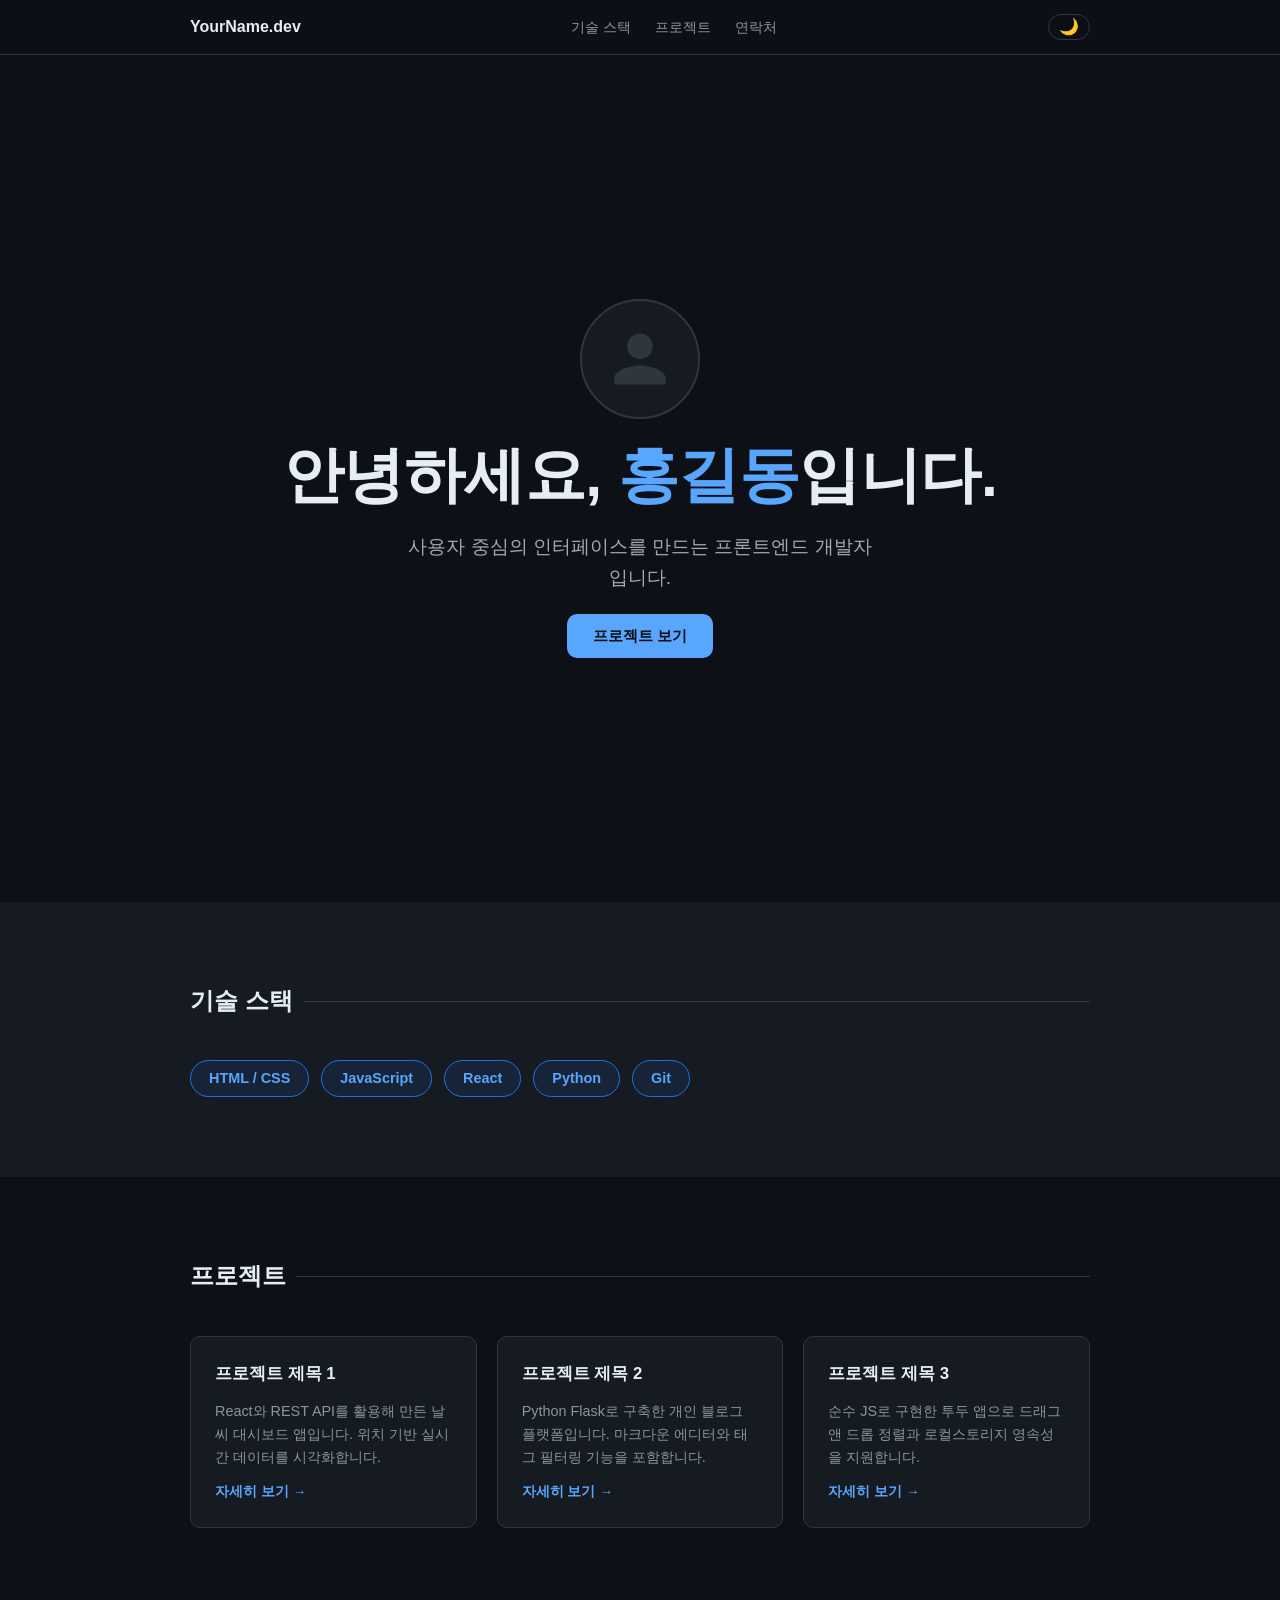
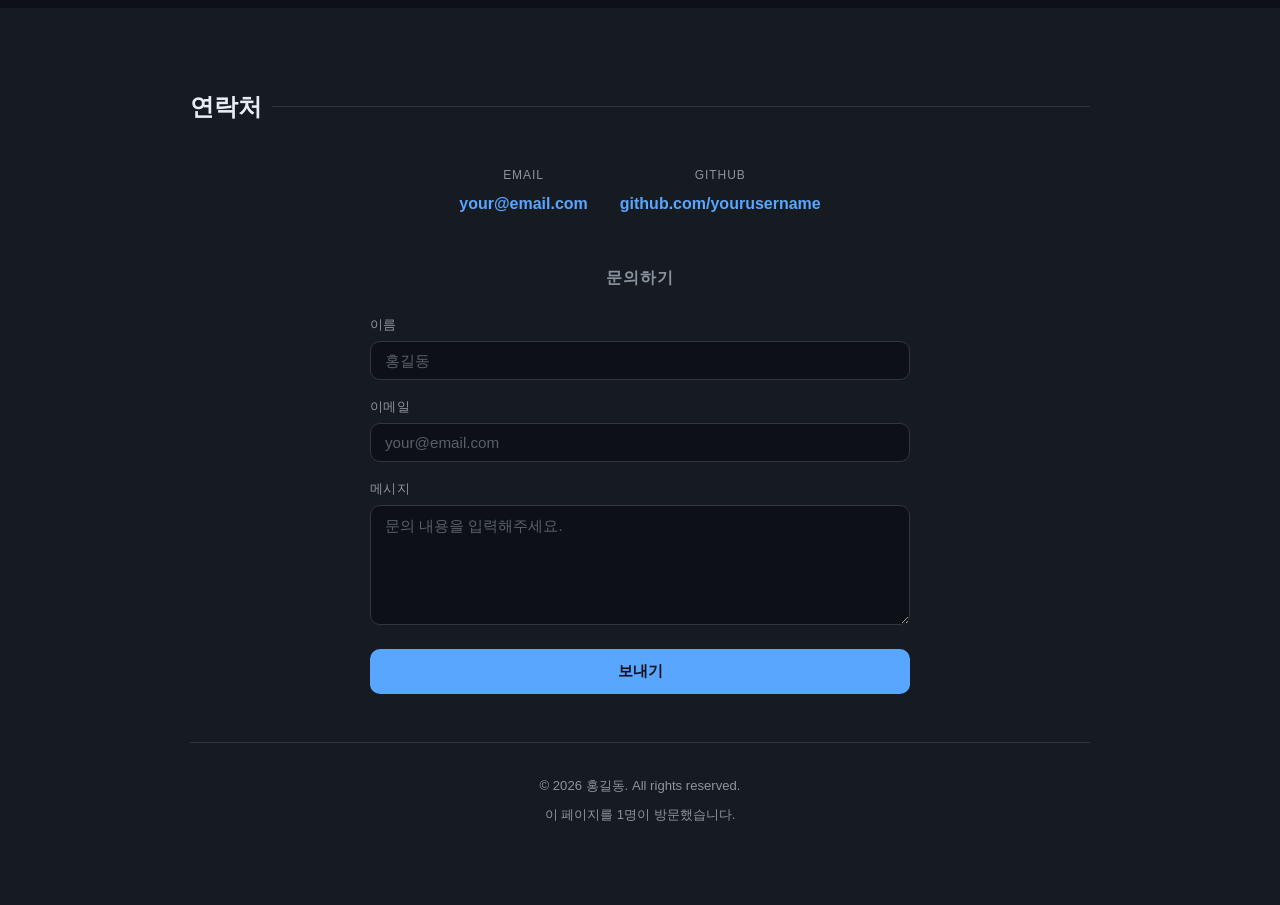
<file: index.html>
<!DOCTYPE html>
<html lang="ko">
<head>
  <meta charset="UTF-8" />
  <meta name="viewport" content="width=device-width, initial-scale=1.0" />
  <title>포트폴리오</title>
  <link rel="stylesheet" href="style.css" />
</head>
<body>

  <!-- Nav -->
  <nav>
    <div class="nav-inner">
      <span class="nav-logo">YourName.dev</span>
      <ul class="nav-links">
        <li><a href="#skills">기술 스택</a></li>
        <li><a href="#projects">프로젝트</a></li>
        <li><a href="#contact">연락처</a></li>
      </ul>
      <button class="theme-toggle" id="themeToggle" aria-label="테마 전환">🌙</button>
    </div>
  </nav>

  <!-- Hero -->
  <section id="hero">
    <div class="container hero-inner">
      <div class="avatar" aria-label="프로필 이미지 자리">
        <!-- 실제 이미지 사용 시: <img src="profile.jpg" alt="프로필"> -->
        <svg viewBox="0 0 24 24" xmlns="http://www.w3.org/2000/svg">
          <path d="M12 12c2.7 0 4.8-2.1 4.8-4.8S14.7 2.4 12 2.4 7.2 4.5 7.2 7.2 9.3 12 12 12zm0 2.4c-3.2 0-9.6 1.6-9.6 4.8v2.4h19.2v-2.4c0-3.2-6.4-4.8-9.6-4.8z"/>
        </svg>
      </div>
      <h1 class="hero-name">안녕하세요, <span>홍길동</span>입니다.</h1>
      <p class="hero-sub">사용자 중심의 인터페이스를 만드는 프론트엔드 개발자입니다.</p>
      <a href="#projects" class="btn btn-primary">프로젝트 보기</a>
    </div>
  </section>

  <!-- Skills -->
  <section id="skills">
    <div class="container">
      <h2 class="section-title">기술 스택</h2>
      <div class="badge-list">
        <span class="badge">HTML / CSS</span>
        <span class="badge">JavaScript</span>
        <span class="badge">React</span>
        <span class="badge">Python</span>
        <span class="badge">Git</span>
      </div>
    </div>
  </section>

  <!-- Projects -->
  <section id="projects">
    <div class="container">
      <h2 class="section-title">프로젝트</h2>
      <div class="card-grid">

        <div class="card">
          <div class="card-title">프로젝트 제목 1</div>
          <p class="card-desc">React와 REST API를 활용해 만든 날씨 대시보드 앱입니다. 위치 기반 실시간 데이터를 시각화합니다.</p>
          <a href="#" class="card-link">자세히 보기</a>
        </div>

        <div class="card">
          <div class="card-title">프로젝트 제목 2</div>
          <p class="card-desc">Python Flask로 구축한 개인 블로그 플랫폼입니다. 마크다운 에디터와 태그 필터링 기능을 포함합니다.</p>
          <a href="#" class="card-link">자세히 보기</a>
        </div>

        <div class="card">
          <div class="card-title">프로젝트 제목 3</div>
          <p class="card-desc">순수 JS로 구현한 투두 앱으로 드래그 앤 드롭 정렬과 로컬스토리지 영속성을 지원합니다.</p>
          <a href="#" class="card-link">자세히 보기</a>
        </div>

      </div>
    </div>
  </section>

  <!-- Contact -->
  <section id="contact">
    <div class="container">
      <h2 class="section-title">연락처</h2>
      <div class="contact-links">
        <div class="contact-item">
          <span class="contact-label">Email</span>
          <a href="mailto:your@email.com" class="contact-value">your@email.com</a>
        </div>
        <div class="contact-item">
          <span class="contact-label">GitHub</span>
          <a href="https://github.com/yourusername" target="_blank" rel="noopener" class="contact-value">github.com/yourusername</a>
        </div>
      </div>
      <form class="contact-form" action="#" method="post">
        <h3>문의하기</h3>
        <div class="form-group">
          <label for="name">이름</label>
          <input type="text" id="name" name="name" placeholder="홍길동" required />
        </div>
        <div class="form-group">
          <label for="email">이메일</label>
          <input type="email" id="email" name="email" placeholder="your@email.com" required />
        </div>
        <div class="form-group">
          <label for="message">메시지</label>
          <textarea id="message" name="message" placeholder="문의 내용을 입력해주세요." required></textarea>
        </div>
        <button type="submit" class="btn-submit">보내기</button>
      </form>

      <footer>
        <p>© 2026 홍길동. All rights reserved.</p>
        <p class="visitor-count">이 페이지를 <span id="visitorCount">0</span>명이 방문했습니다.</p>
      </footer>
    </div>
  </section>


  <script>
    const html   = document.documentElement;
    const btn    = document.getElementById('themeToggle');
    const EMOJI  = { dark: '🌙', light: '☀️' };

    function applyTheme(theme) {
      html.setAttribute('data-theme', theme);
      btn.textContent = EMOJI[theme];
      localStorage.setItem('theme', theme);
    }

    // 저장된 테마 복원 (없으면 dark 기본)
    applyTheme(localStorage.getItem('theme') || 'dark');

    // 방문자 카운터
    const count = Number(localStorage.getItem('visitorCount') || 0) + 1;
    localStorage.setItem('visitorCount', count);
    document.getElementById('visitorCount').textContent = count;

    btn.addEventListener('click', () => {
      applyTheme(html.getAttribute('data-theme') === 'dark' ? 'light' : 'dark');
    });
  </script>
</body>
</html>
</file>
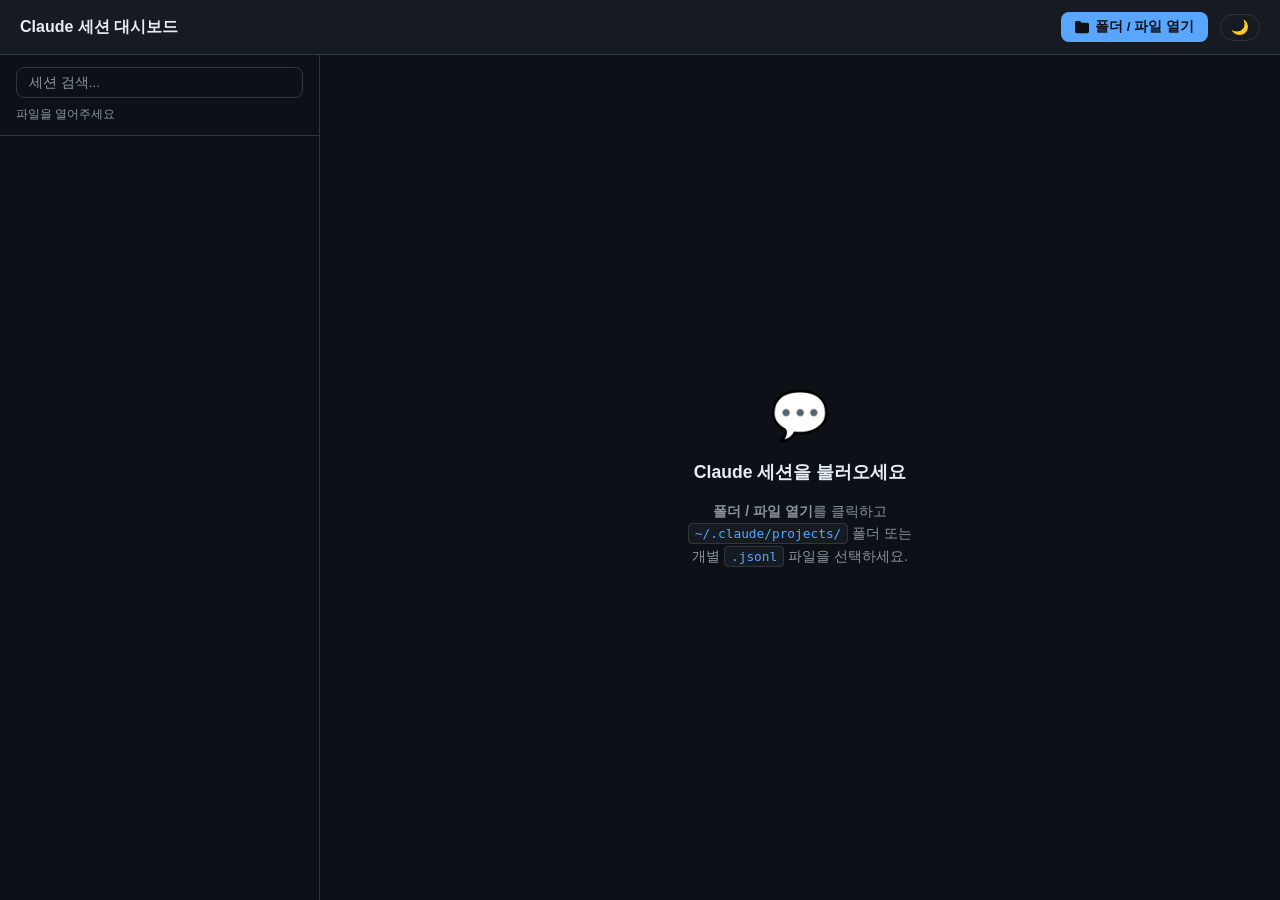
<file: dashboard.html>
<!DOCTYPE html>
<html lang="ko" data-theme="dark">
<head>
  <meta charset="UTF-8" />
  <meta name="viewport" content="width=device-width, initial-scale=1.0" />
  <title>Claude 세션 대시보드</title>
  <style>
    *, *::before, *::after { box-sizing: border-box; margin: 0; padding: 0; }

    :root { --radius: 8px; }

    [data-theme="dark"] {
      --bg: #0d1117; --surface: #161b22; --surface2: #1c2128;
      --border: #30363d; --accent: #58a6ff; --accent-dim: #1f6feb;
      --text: #e6edf3; --muted: #8b949e; --user-bg: #1f3a5c;
      --assistant-bg: #1c2128; --green: #3fb950; --red: #f85149;
      --yellow: #d29922;
    }

    [data-theme="light"] {
      --bg: #f6f8fa; --surface: #ffffff; --surface2: #f0f3f6;
      --border: #d0d7de; --accent: #0969da; --accent-dim: #54aeff;
      --text: #1f2328; --muted: #656d76; --user-bg: #dbeafe;
      --assistant-bg: #f6f8fa; --green: #1a7f37; --red: #cf222e;
      --yellow: #9a6700;
    }

    html { scroll-behavior: smooth; }
    body {
      background: var(--bg); color: var(--text);
      font-family: -apple-system, BlinkMacSystemFont, "Segoe UI", sans-serif;
      height: 100vh; display: flex; flex-direction: column; overflow: hidden;
    }

    /* ── Top Bar ── */
    .topbar {
      display: flex; align-items: center; gap: 12px;
      padding: 12px 20px; background: var(--surface);
      border-bottom: 1px solid var(--border); flex-shrink: 0;
    }
    .topbar h1 { font-size: 1rem; font-weight: 700; color: var(--text); flex: 1; }
    .topbar span.sub { font-size: 0.8rem; color: var(--muted); }

    .btn-open {
      display: flex; align-items: center; gap: 6px;
      padding: 6px 14px; background: var(--accent); color: #0d1117;
      border: none; border-radius: var(--radius); font-size: 0.85rem;
      font-weight: 600; cursor: pointer; transition: opacity 0.2s;
    }
    .btn-open:hover { opacity: 0.85; }

    .theme-btn {
      background: none; border: 1px solid var(--border);
      border-radius: 20px; padding: 4px 10px; font-size: 0.9rem;
      cursor: pointer; color: var(--text);
    }

    /* ── Layout ── */
    .layout {
      display: flex; flex: 1; overflow: hidden;
    }

    /* ── Sidebar ── */
    .sidebar {
      width: 320px; flex-shrink: 0; border-right: 1px solid var(--border);
      display: flex; flex-direction: column; overflow: hidden;
    }

    .sidebar-header {
      padding: 12px 16px; border-bottom: 1px solid var(--border);
      display: flex; flex-direction: column; gap: 8px; flex-shrink: 0;
    }

    .search-input {
      width: 100%; padding: 7px 12px; background: var(--bg);
      border: 1px solid var(--border); border-radius: var(--radius);
      color: var(--text); font-size: 0.85rem; outline: none;
    }
    .search-input:focus { border-color: var(--accent); }
    .search-input::placeholder { color: var(--muted); }

    .session-count { font-size: 0.78rem; color: var(--muted); }

    .session-list {
      flex: 1; overflow-y: auto; padding: 8px;
      display: flex; flex-direction: column; gap: 4px;
    }

    .session-item {
      padding: 12px 14px; border-radius: var(--radius);
      border: 1px solid transparent; cursor: pointer;
      transition: background 0.15s, border-color 0.15s;
    }
    .session-item:hover { background: var(--surface2); }
    .session-item.active { background: var(--surface2); border-color: var(--accent); }

    .si-project {
      font-size: 0.7rem; color: var(--accent); font-weight: 600;
      text-transform: uppercase; letter-spacing: 0.05em; margin-bottom: 4px;
    }
    .si-preview {
      font-size: 0.85rem; color: var(--text); font-weight: 500;
      margin-bottom: 6px; overflow: hidden;
      display: -webkit-box; -webkit-line-clamp: 2; -webkit-box-orient: vertical;
    }
    .si-meta {
      display: flex; gap: 8px; flex-wrap: wrap;
    }
    .si-badge {
      font-size: 0.72rem; color: var(--muted);
      background: var(--bg); border: 1px solid var(--border);
      padding: 1px 7px; border-radius: 10px;
    }
    .si-badge.green { color: var(--green); border-color: var(--green); }

    /* ── Main ── */
    .main {
      flex: 1; display: flex; flex-direction: column; overflow: hidden;
    }

    /* ── Empty State ── */
    .empty-state {
      flex: 1; display: flex; flex-direction: column;
      align-items: center; justify-content: center;
      gap: 16px; color: var(--muted); text-align: center; padding: 40px;
    }
    .empty-state .icon { font-size: 3rem; }
    .empty-state h2 { font-size: 1.1rem; color: var(--text); }
    .empty-state p { font-size: 0.875rem; line-height: 1.6; max-width: 360px; }
    .empty-state code {
      background: var(--surface); border: 1px solid var(--border);
      padding: 2px 6px; border-radius: 4px; font-size: 0.8rem; color: var(--accent);
    }

    /* ── Conversation Header ── */
    .conv-header {
      padding: 14px 20px; border-bottom: 1px solid var(--border);
      background: var(--surface); flex-shrink: 0;
    }
    .conv-header h2 { font-size: 0.95rem; font-weight: 700; margin-bottom: 6px; }
    .conv-stats {
      display: flex; gap: 16px; flex-wrap: wrap;
    }
    .stat {
      font-size: 0.78rem; color: var(--muted);
      display: flex; align-items: center; gap: 4px;
    }
    .stat strong { color: var(--text); }

    /* ── Conversation Body ── */
    .conv-body {
      flex: 1; overflow-y: auto; padding: 20px;
      display: flex; flex-direction: column; gap: 16px;
    }

    .msg { display: flex; flex-direction: column; gap: 4px; }

    .msg-role {
      font-size: 0.72rem; font-weight: 600; text-transform: uppercase;
      letter-spacing: 0.06em; color: var(--muted);
      display: flex; align-items: center; gap: 8px;
    }
    .msg-role .time { font-weight: 400; text-transform: none; letter-spacing: 0; }
    .msg-role.user-role { color: var(--accent); }
    .msg-role.assistant-role { color: var(--green); }

    .msg-bubble {
      padding: 12px 16px; border-radius: var(--radius);
      border: 1px solid var(--border); font-size: 0.9rem; line-height: 1.65;
      white-space: pre-wrap; word-break: break-word;
    }
    .msg-bubble.user { background: var(--user-bg); border-color: var(--accent-dim); }
    .msg-bubble.assistant { background: var(--assistant-bg); }

    /* Tool use block */
    .tool-block {
      border: 1px solid var(--border); border-radius: var(--radius);
      overflow: hidden; font-size: 0.82rem;
    }
    .tool-header {
      padding: 6px 12px; background: var(--surface2);
      border-bottom: 1px solid var(--border);
      display: flex; align-items: center; gap: 8px; cursor: pointer;
      user-select: none;
    }
    .tool-name { font-weight: 600; color: var(--yellow); }
    .tool-toggle { margin-left: auto; color: var(--muted); font-size: 0.75rem; }
    .tool-body {
      padding: 10px 12px; background: var(--bg);
      font-family: "SF Mono", "Consolas", monospace;
      white-space: pre-wrap; word-break: break-all;
      color: var(--muted); max-height: 200px; overflow-y: auto;
    }
    .tool-body.hidden { display: none; }

    /* Thinking block */
    .thinking-block {
      padding: 8px 12px; background: var(--surface2);
      border-left: 3px solid var(--border);
      font-size: 0.8rem; color: var(--muted); font-style: italic;
      border-radius: 0 var(--radius) var(--radius) 0; cursor: pointer;
    }
    .thinking-content { margin-top: 6px; white-space: pre-wrap; }
    .thinking-content.hidden { display: none; }

    /* Token usage */
    .msg-usage {
      font-size: 0.72rem; color: var(--muted);
      display: flex; gap: 10px; padding-top: 2px;
    }

    /* Scrollbar */
    ::-webkit-scrollbar { width: 6px; }
    ::-webkit-scrollbar-track { background: transparent; }
    ::-webkit-scrollbar-thumb { background: var(--border); border-radius: 3px; }

    /* Loading */
    .loading {
      text-align: center; padding: 40px; color: var(--muted); font-size: 0.875rem;
    }

    @media (max-width: 700px) {
      .sidebar { width: 100%; }
      .layout { flex-direction: column; }
    }
  </style>
</head>
<body>

  <!-- Top Bar -->
  <div class="topbar">
    <h1>Claude 세션 대시보드</h1>
    <span class="sub" id="fileCount"></span>
    <label class="btn-open" title="JSONL 파일 또는 폴더 선택">
      <svg width="14" height="14" viewBox="0 0 16 16" fill="currentColor">
        <path d="M1.75 1A1.75 1.75 0 000 2.75v10.5C0 14.216.784 15 1.75 15h12.5A1.75 1.75 0 0016 13.25v-8.5A1.75 1.75 0 0014.25 3H7.5a.25.25 0 01-.2-.1l-.9-1.2C6.07 1.26 5.55 1 5 1H1.75z"/>
      </svg>
      폴더 / 파일 열기
      <input type="file" id="fileInput" accept=".jsonl" multiple style="display:none" />
    </label>
    <button class="theme-btn" id="themeBtn">🌙</button>
  </div>

  <!-- Layout -->
  <div class="layout">

    <!-- Sidebar -->
    <div class="sidebar">
      <div class="sidebar-header">
        <input class="search-input" id="searchInput" placeholder="세션 검색..." />
        <span class="session-count" id="sessionCount">파일을 열어주세요</span>
      </div>
      <div class="session-list" id="sessionList">
      </div>
    </div>

    <!-- Main -->
    <div class="main" id="main">
      <div class="empty-state">
        <div class="icon">💬</div>
        <h2>Claude 세션을 불러오세요</h2>
        <p>
          <strong>폴더 / 파일 열기</strong>를 클릭하고<br>
          <code>~/.claude/projects/</code> 폴더 또는<br>
          개별 <code>.jsonl</code> 파일을 선택하세요.
        </p>
      </div>
    </div>

  </div>

  <script>
    // ── State ──
    let sessions = [];     // { id, project, preview, timestamp, msgCount, inputTokens, outputTokens, messages }
    let filtered = [];
    let activeIdx = null;

    // ── File Input ──
    const fileInput = document.getElementById('fileInput');
    fileInput.setAttribute('webkitdirectory', '');
    fileInput.addEventListener('change', async (e) => {
      const files = Array.from(e.target.files).filter(f => f.name.endsWith('.jsonl'));
      if (!files.length) return alert('.jsonl 파일이 없습니다.');
      await loadFiles(files);
      fileInput.value = '';
    });

    async function loadFiles(files) {
      document.getElementById('main').innerHTML = '<div class="loading">파일 읽는 중...</div>';
      sessions = [];

      for (const file of files) {
        try {
          const text = await readFile(file);
          const messages = parseJSONL(text);
          if (!messages.length) continue;

          const info = extractSessionInfo(messages, file);
          if (info) sessions.push(info);
        } catch(e) { console.warn('파일 오류:', file.name, e); }
      }

      // sort by timestamp desc
      sessions.sort((a, b) => new Date(b.timestamp) - new Date(a.timestamp));
      filtered = [...sessions];

      document.getElementById('fileCount').textContent = `${files.length}개 파일`;
      renderList();
      document.getElementById('main').innerHTML = `
        <div class="empty-state">
          <div class="icon">👈</div>
          <h2>${sessions.length}개 세션 로드됨</h2>
          <p>왼쪽 목록에서 세션을 클릭해 대화를 확인하세요.</p>
        </div>`;
    }

    function readFile(file) {
      return new Promise((res, rej) => {
        const r = new FileReader();
        r.onload = e => res(e.target.result);
        r.onerror = rej;
        r.readAsText(file, 'utf-8');
      });
    }

    function parseJSONL(text) {
      return text.split('\n')
        .filter(l => l.trim())
        .map(l => { try { return JSON.parse(l); } catch { return null; } })
        .filter(Boolean);
    }

    function extractSessionInfo(messages, file) {
      const userMsgs    = messages.filter(m => m.type === 'user');
      const assistantMs = messages.filter(m => m.type === 'assistant');
      if (!userMsgs.length) return null;

      const first = userMsgs[0];
      const preview = getTextFromContent(first.message?.content) || '(내용 없음)';

      // project from cwd or file path
      const cwd = first.cwd || '';
      const project = cwd ? cwd.split(/[/\\]/).pop() : (file.webkitRelativePath?.split('/')[0] || file.name);

      let inputTokens = 0, outputTokens = 0;
      assistantMs.forEach(m => {
        const u = m.message?.usage;
        if (u) { inputTokens += u.input_tokens || 0; outputTokens += u.output_tokens || 0; }
      });

      return {
        id: first.sessionId || file.name,
        project,
        preview: preview.slice(0, 120),
        timestamp: first.timestamp || '',
        msgCount: userMsgs.length + assistantMs.length,
        userCount: userMsgs.length,
        inputTokens,
        outputTokens,
        messages,
      };
    }

    function getTextFromContent(content) {
      if (!content) return '';
      if (typeof content === 'string') return content.trim();
      if (Array.isArray(content)) {
        const t = content.find(b => b.type === 'text');
        return t?.text?.trim() || '';
      }
      return '';
    }

    // ── Render List ──
    function renderList() {
      const list = document.getElementById('sessionList');
      const count = document.getElementById('sessionCount');
      count.textContent = `${filtered.length}개 세션`;
      list.innerHTML = '';

      filtered.forEach((s, i) => {
        const el = document.createElement('div');
        el.className = 'session-item' + (activeIdx === i ? ' active' : '');
        el.innerHTML = `
          <div class="si-project">${escHtml(s.project)}</div>
          <div class="si-preview">${escHtml(s.preview)}</div>
          <div class="si-meta">
            <span class="si-badge">${formatDate(s.timestamp)}</span>
            <span class="si-badge">💬 ${s.userCount}턴</span>
            <span class="si-badge green">↑${fmt(s.inputTokens)} ↓${fmt(s.outputTokens)}</span>
          </div>`;
        el.addEventListener('click', () => openSession(i));
        list.appendChild(el);
      });
    }

    // ── Open Session ──
    function openSession(idx) {
      activeIdx = idx;
      renderList();

      const s = filtered[idx];
      const main = document.getElementById('main');

      const convMsgs = s.messages.filter(m => m.type === 'user' || m.type === 'assistant');

      main.innerHTML = `
        <div class="conv-header">
          <h2>${escHtml(s.preview.slice(0, 80))}${s.preview.length > 80 ? '…' : ''}</h2>
          <div class="conv-stats">
            <span class="stat">📁 <strong>${escHtml(s.project)}</strong></span>
            <span class="stat">📅 <strong>${formatDateFull(s.timestamp)}</strong></span>
            <span class="stat">💬 <strong>${s.userCount}턴</strong></span>
            <span class="stat">🔢 입력 <strong>${fmt(s.inputTokens)}</strong> / 출력 <strong>${fmt(s.outputTokens)}</strong> 토큰</span>
          </div>
        </div>
        <div class="conv-body" id="convBody"></div>`;

      const body = document.getElementById('convBody');

      convMsgs.forEach(m => {
        if (m.type === 'user') renderUserMsg(body, m);
        else if (m.type === 'assistant') renderAssistantMsg(body, m);
      });
    }

    function renderUserMsg(container, m) {
      const content = m.message?.content;
      // Skip tool result-only messages (intermediate)
      if (Array.isArray(content) && content.every(b => b.type === 'tool_result')) return;

      const div = document.createElement('div');
      div.className = 'msg';

      let html = `<div class="msg-role user-role">👤 사용자 <span class="time">${formatTime(m.timestamp)}</span></div>`;

      if (typeof content === 'string') {
        html += `<div class="msg-bubble user">${escHtml(content)}</div>`;
      } else if (Array.isArray(content)) {
        content.forEach(b => {
          if (b.type === 'text') {
            html += `<div class="msg-bubble user">${escHtml(b.text)}</div>`;
          }
        });
      }

      div.innerHTML = html;
      container.appendChild(div);
    }

    function renderAssistantMsg(container, m) {
      const content = m.message?.content;
      if (!content || !Array.isArray(content)) return;

      // Skip if no visible content
      const hasVisible = content.some(b => b.type === 'text' || b.type === 'tool_use');
      if (!hasVisible) return;

      const div = document.createElement('div');
      div.className = 'msg';

      const usage = m.message?.usage;
      const usageHtml = usage
        ? `<div class="msg-usage"><span>↑ ${fmt(usage.input_tokens || 0)} 입력</span><span>↓ ${fmt(usage.output_tokens || 0)} 출력</span></div>`
        : '';

      let html = `<div class="msg-role assistant-role">🤖 Claude <span class="time">${formatTime(m.timestamp)}</span></div>`;

      // Thinking blocks
      const thinkingBlocks = content.filter(b => b.type === 'thinking' && b.thinking);
      if (thinkingBlocks.length) {
        const id = 'th_' + Math.random().toString(36).slice(2);
        html += `<div class="thinking-block" onclick="toggleEl('${id}')">💭 추론 과정 (클릭해서 펼치기)<div class="thinking-content hidden" id="${id}">${escHtml(thinkingBlocks.map(b=>b.thinking).join('\n\n'))}</div></div>`;
      }

      // Text blocks
      const textBlocks = content.filter(b => b.type === 'text');
      textBlocks.forEach(b => {
        html += `<div class="msg-bubble assistant">${escHtml(b.text)}</div>`;
      });

      // Tool use blocks
      const toolBlocks = content.filter(b => b.type === 'tool_use');
      toolBlocks.forEach(b => {
        const id = 'tool_' + Math.random().toString(36).slice(2);
        const input = JSON.stringify(b.input, null, 2);
        html += `
          <div class="tool-block">
            <div class="tool-header" onclick="toggleEl('${id}')">
              <span>🔧</span>
              <span class="tool-name">${escHtml(b.name)}</span>
              <span class="tool-toggle" id="${id}_arrow">▼ 펼치기</span>
            </div>
            <div class="tool-body hidden" id="${id}">${escHtml(input)}</div>
          </div>`;
      });

      html += usageHtml;
      div.innerHTML = html;
      container.appendChild(div);
    }

    // ── Toggle helper ──
    window.toggleEl = function(id) {
      const el = document.getElementById(id);
      if (!el) return;
      const hidden = el.classList.toggle('hidden');
      const arrow = document.getElementById(id + '_arrow');
      if (arrow) arrow.textContent = hidden ? '▼ 펼치기' : '▲ 접기';
    };

    // ── Search ──
    document.getElementById('searchInput').addEventListener('input', (e) => {
      const q = e.target.value.toLowerCase();
      filtered = q
        ? sessions.filter(s => s.preview.toLowerCase().includes(q) || s.project.toLowerCase().includes(q))
        : [...sessions];
      activeIdx = null;
      renderList();
    });

    // ── Theme ──
    const html = document.documentElement;
    const themeBtn = document.getElementById('themeBtn');
    const savedTheme = localStorage.getItem('claude-dash-theme') || 'dark';
    html.setAttribute('data-theme', savedTheme);
    themeBtn.textContent = savedTheme === 'dark' ? '🌙' : '☀️';

    themeBtn.addEventListener('click', () => {
      const next = html.getAttribute('data-theme') === 'dark' ? 'light' : 'dark';
      html.setAttribute('data-theme', next);
      themeBtn.textContent = next === 'dark' ? '🌙' : '☀️';
      localStorage.setItem('claude-dash-theme', next);
    });

    // ── Helpers ──
    function escHtml(str) {
      return String(str ?? '')
        .replace(/&/g,'&amp;').replace(/</g,'&lt;')
        .replace(/>/g,'&gt;').replace(/"/g,'&quot;');
    }

    function fmt(n) {
      if (!n) return '0';
      if (n >= 1000) return (n/1000).toFixed(1) + 'k';
      return String(n);
    }

    function formatDate(iso) {
      if (!iso) return '';
      const d = new Date(iso);
      return `${d.getMonth()+1}/${d.getDate()} ${String(d.getHours()).padStart(2,'0')}:${String(d.getMinutes()).padStart(2,'0')}`;
    }

    function formatDateFull(iso) {
      if (!iso) return '';
      const d = new Date(iso);
      return d.toLocaleDateString('ko-KR') + ' ' + d.toLocaleTimeString('ko-KR', {hour:'2-digit',minute:'2-digit'});
    }

    function formatTime(iso) {
      if (!iso) return '';
      const d = new Date(iso);
      return `${String(d.getHours()).padStart(2,'0')}:${String(d.getMinutes()).padStart(2,'0')}`;
    }
  </script>
</body>
</html>
</file>
<file: style.css>
/* ── Reset & Base ── */
*, *::before, *::after { box-sizing: border-box; margin: 0; padding: 0; }

:root {
  --radius: 10px;
}

[data-theme="dark"] {
  --bg:        #0d1117;
  --surface:   #161b22;
  --border:    #30363d;
  --accent:    #58a6ff;
  --accent-dim:#1f6feb;
  --text:      #e6edf3;
  --muted:     #8b949e;
}

[data-theme="light"] {
  --bg:        #f6f8fa;
  --surface:   #ffffff;
  --border:    #d0d7de;
  --accent:    #0969da;
  --accent-dim:#54aeff;
  --text:      #1f2328;
  --muted:     #656d76;
}

html { scroll-behavior: smooth; }

body {
  background: var(--bg);
  color: var(--text);
  font-family: -apple-system, BlinkMacSystemFont, "Segoe UI", sans-serif;
  line-height: 1.6;
}

a { color: var(--accent); text-decoration: none; }
a:hover { text-decoration: underline; }

section { padding: 80px 24px; }

.container {
  max-width: 900px;
  margin: 0 auto;
}

.section-title {
  font-size: 1.5rem;
  font-weight: 700;
  margin-bottom: 40px;
  color: var(--text);
  display: flex;
  align-items: center;
  gap: 10px;
}

.section-title::after {
  content: "";
  flex: 1;
  height: 1px;
  background: var(--border);
}

/* ── Nav ── */
nav {
  position: sticky;
  top: 0;
  z-index: 100;
  background: rgba(13, 17, 23, 0.85);
  backdrop-filter: blur(8px);
  border-bottom: 1px solid var(--border);
  padding: 14px 24px;
}

.nav-inner {
  max-width: 900px;
  margin: 0 auto;
  display: flex;
  justify-content: space-between;
  align-items: center;
}

.nav-logo {
  font-weight: 700;
  font-size: 1rem;
  color: var(--text);
}

.nav-links {
  display: flex;
  gap: 24px;
  list-style: none;
}

.nav-links a {
  font-size: 0.9rem;
  color: var(--muted);
  transition: color 0.2s;
}

.nav-links a:hover {
  color: var(--text);
  text-decoration: none;
}

.theme-toggle {
  background: none;
  border: 1px solid var(--border);
  border-radius: 20px;
  padding: 4px 10px;
  font-size: 1rem;
  cursor: pointer;
  line-height: 1;
  transition: border-color 0.2s, background 0.2s;
}

.theme-toggle:hover {
  background: var(--surface);
  border-color: var(--accent);
}

/* ── Hero ── */
#hero {
  min-height: calc(100vh - 53px);
  display: flex;
  align-items: center;
  padding-top: 100px;
  padding-bottom: 100px;
  text-align: center;
}

.hero-inner {
  display: flex;
  flex-direction: column;
  align-items: center;
  text-align: center;
  gap: 20px;
  width: 100%;
}

.avatar {
  width: 120px;
  height: 120px;
  border-radius: 50%;
  background: var(--surface);
  border: 2px solid var(--border);
  display: flex;
  align-items: center;
  justify-content: center;
  overflow: hidden;
  color: var(--muted);
  font-size: 0.75rem;
}

.avatar svg {
  width: 64px;
  height: 64px;
  fill: var(--border);
}

.hero-name {
  font-size: clamp(2.5rem, 6vw, 3.8rem);
  font-weight: 800;
  letter-spacing: -0.5px;
  line-height: 1.2;
}

.hero-name span { color: var(--accent); }

.hero-sub {
  font-size: clamp(1rem, 2.5vw, 1.2rem);
  color: #a0aab4;
  max-width: 480px;
}

.btn {
  display: inline-block;
  padding: 10px 26px;
  border-radius: var(--radius);
  font-size: 0.95rem;
  font-weight: 600;
  transition: background 0.2s, transform 0.15s;
}

.btn-primary {
  background: var(--accent);
  color: #0d1117;
}

.btn-primary:hover {
  background: #79b8ff;
  text-decoration: none;
  transform: translateY(-2px);
}

/* ── Skills ── */
#skills { background: var(--surface); }

.badge-list {
  display: flex;
  flex-wrap: wrap;
  gap: 12px;
}

.badge {
  padding: 6px 18px;
  border: 1px solid var(--accent-dim);
  border-radius: 20px;
  font-size: 0.9rem;
  font-weight: 600;
  color: var(--accent);
  background: rgba(31, 111, 235, 0.1);
  transition: background 0.2s, transform 0.15s;
  cursor: default;
}

.badge:hover {
  background: rgba(88, 166, 255, 0.18);
  transform: translateY(-2px);
}

/* ── Projects ── */
.card-grid {
  display: grid;
  grid-template-columns: repeat(3, 1fr);
  gap: 20px;
}

.card {
  background: var(--surface);
  border: 1px solid var(--border);
  border-radius: var(--radius);
  padding: 24px;
  display: flex;
  flex-direction: column;
  gap: 12px;
  transition: border-color 0.2s, transform 0.2s;
}

.card:hover {
  border-color: var(--accent);
  transform: translateY(-4px);
}

.card-title {
  font-size: 1.05rem;
  font-weight: 700;
}

.card-desc {
  font-size: 0.9rem;
  color: var(--muted);
  flex: 1;
}

.card-link {
  font-size: 0.85rem;
  font-weight: 600;
  color: var(--accent);
  display: inline-flex;
  align-items: center;
  gap: 4px;
  margin-top: auto;
}

.card-link::after { content: " →"; }

.card-link:hover { text-decoration: none; opacity: 0.85; }

/* ── Contact ── */
#contact {
  background: var(--surface);
  text-align: center;
}

.contact-links {
  display: flex;
  justify-content: center;
  gap: 32px;
  flex-wrap: wrap;
  margin-bottom: 48px;
}

.contact-item {
  display: flex;
  flex-direction: column;
  align-items: center;
  gap: 6px;
}

.contact-label {
  font-size: 0.75rem;
  color: var(--muted);
  text-transform: uppercase;
  letter-spacing: 0.08em;
}

.contact-value {
  font-size: 1rem;
  font-weight: 600;
  color: var(--accent);
}

/* ── Contact Form ── */
.contact-form {
  max-width: 540px;
  margin: 0 auto 48px;
  text-align: left;
}

.contact-form h3 {
  font-size: 1rem;
  font-weight: 600;
  color: var(--muted);
  margin-bottom: 24px;
  text-align: center;
  letter-spacing: 0.05em;
  text-transform: uppercase;
}

.form-group {
  display: flex;
  flex-direction: column;
  gap: 6px;
  margin-bottom: 16px;
}

.form-group label {
  font-size: 0.82rem;
  color: var(--muted);
  font-weight: 500;
  letter-spacing: 0.03em;
}

.form-group input,
.form-group textarea {
  background: var(--bg);
  border: 1px solid var(--border);
  border-radius: var(--radius);
  color: var(--text);
  font-family: inherit;
  font-size: 0.95rem;
  padding: 10px 14px;
  outline: none;
  transition: border-color 0.2s, box-shadow 0.2s;
  width: 100%;
}

.form-group textarea {
  height: 120px;
  resize: vertical;
}

.form-group input:focus,
.form-group textarea:focus {
  border-color: var(--accent);
  box-shadow: 0 0 0 3px rgba(88, 166, 255, 0.15);
}

.form-group input::placeholder,
.form-group textarea::placeholder {
  color: var(--muted);
  opacity: 0.6;
}

.btn-submit {
  width: 100%;
  padding: 12px;
  background: var(--accent);
  color: #0d1117;
  border: none;
  border-radius: var(--radius);
  font-size: 0.95rem;
  font-weight: 700;
  cursor: pointer;
  transition: background 0.2s, transform 0.15s;
  margin-top: 8px;
}

.btn-submit:hover {
  background: #79b8ff;
  transform: translateY(-2px);
}

footer {
  padding-top: 32px;
  border-top: 1px solid var(--border);
  color: var(--muted);
  font-size: 0.82rem;
}

.visitor-count {
  margin-top: 8px;
  color: var(--muted);
  font-size: 0.82rem;
}

/* ── Responsive ── */
@media (max-width: 720px) {
  .card-grid { grid-template-columns: 1fr; }
  .nav-links { gap: 16px; }
}

@media (max-width: 480px) {
  .nav-links { display: none; }
  section { padding: 60px 20px; }
}
</file>
